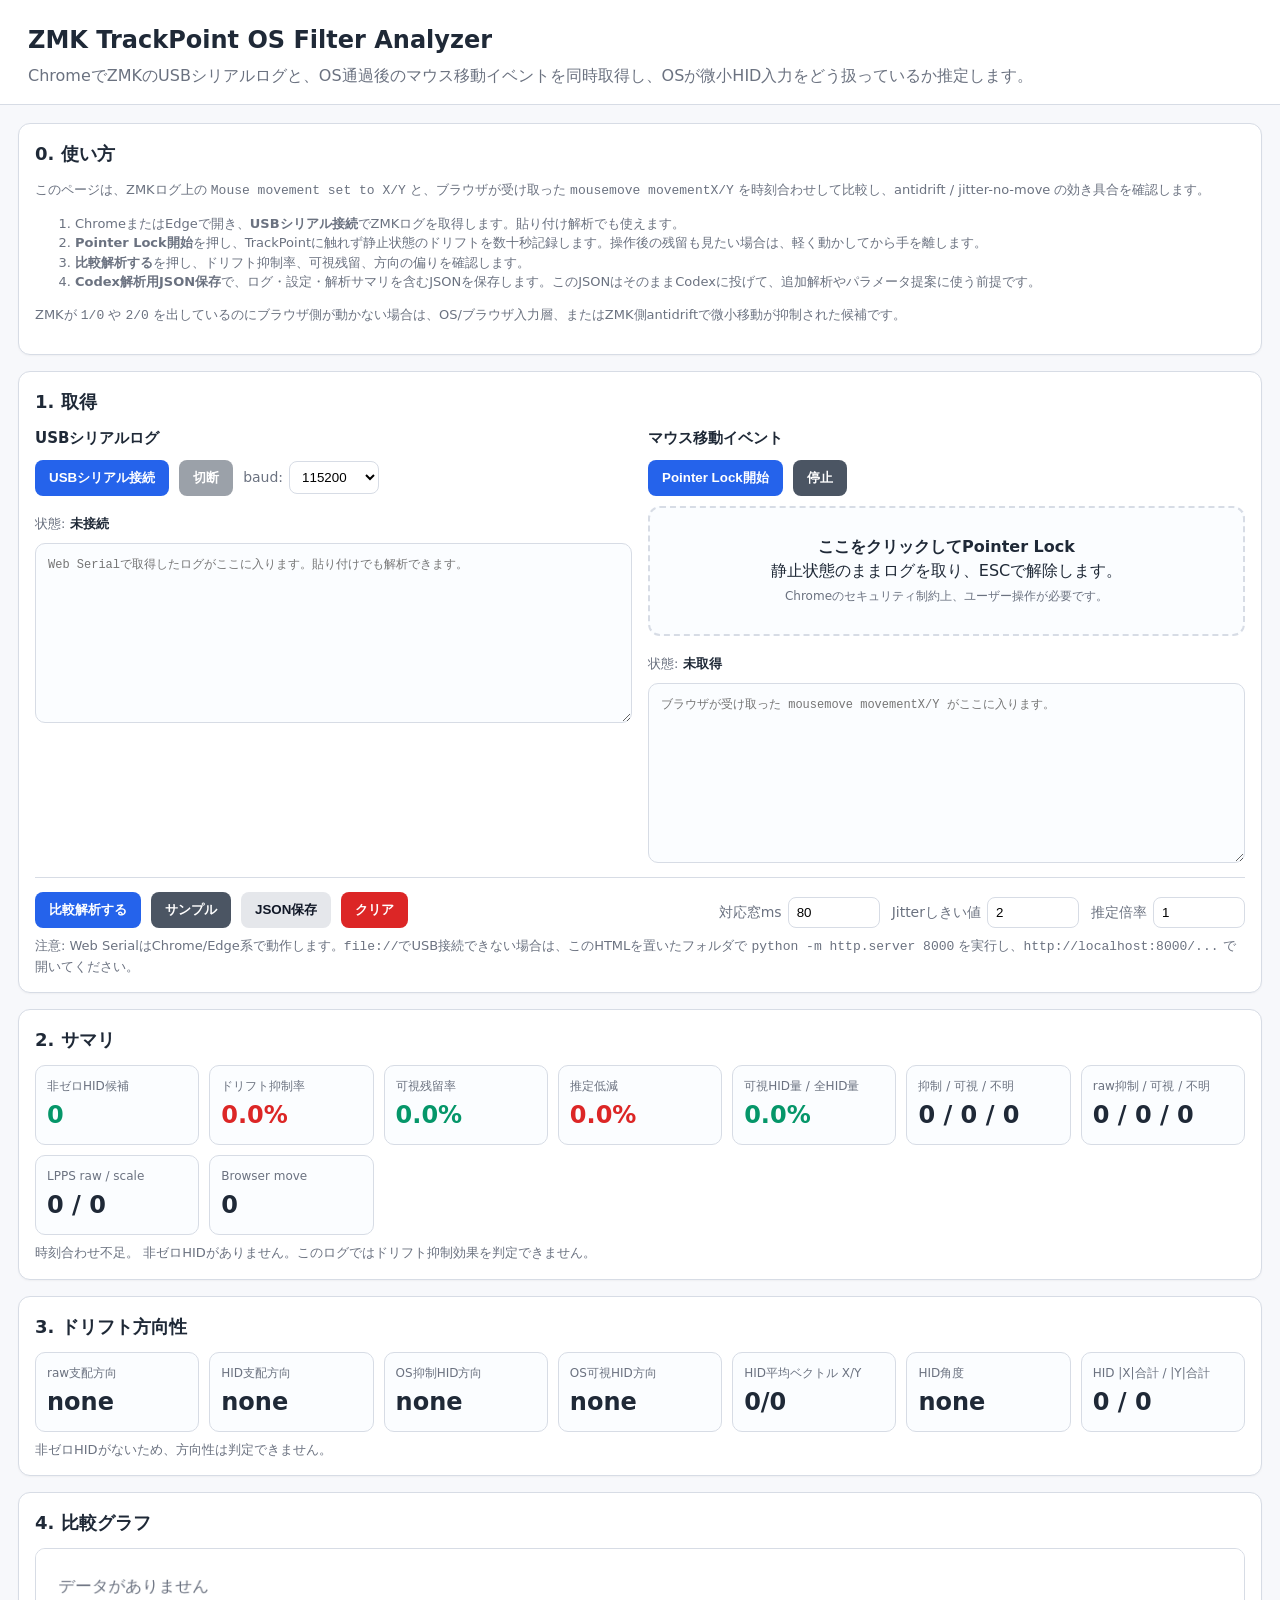
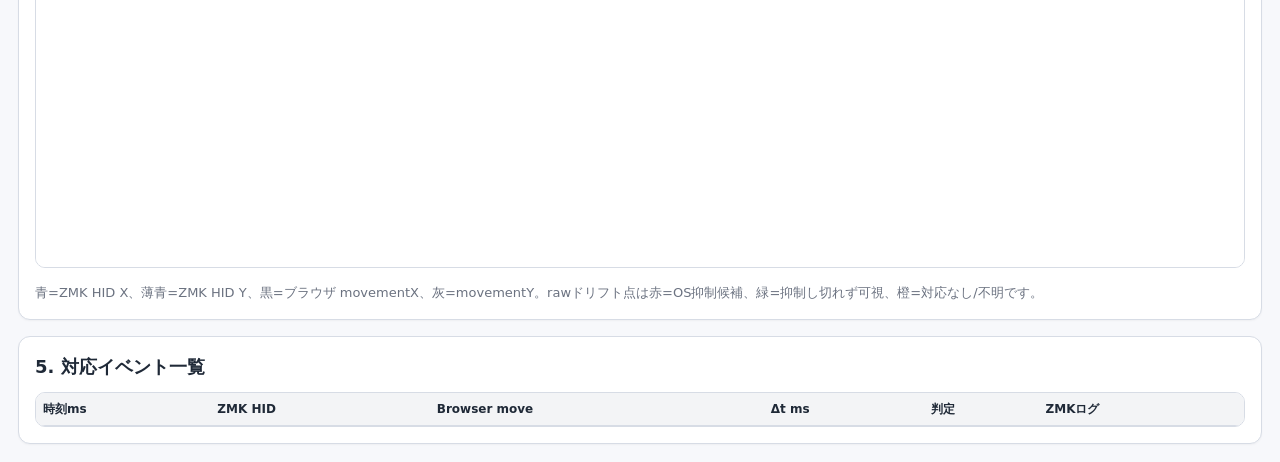
<file: index.html>
<!doctype html>
<html lang="ja">
<head>
  <meta charset="utf-8" />
  <meta name="viewport" content="width=device-width, initial-scale=1" />
  <title>ZMK TrackPoint OS Filter Analyzer</title>
  <link rel="stylesheet" href="styles.css" />
</head>
<body>
<header>
  <h1>ZMK TrackPoint OS Filter Analyzer</h1>
  <p>ChromeでZMKのUSBシリアルログと、OS通過後のマウス移動イベントを同時取得し、OSが微小HID入力をどう扱っているか推定します。</p>
</header>

<main>
  <section class="panel">
    <h2>0. 使い方</h2>
    <div class="hint">
      <p>
        このページは、ZMKログ上の <code>Mouse movement set to X/Y</code> と、ブラウザが受け取った
        <code>mousemove movementX/Y</code> を時刻合わせして比較し、antidrift / jitter-no-move の効き具合を確認します。
      </p>
      <ol>
        <li>ChromeまたはEdgeで開き、<strong>USBシリアル接続</strong>でZMKログを取得します。貼り付け解析でも使えます。</li>
        <li><strong>Pointer Lock開始</strong>を押し、TrackPointに触れず静止状態のドリフトを数十秒記録します。操作後の残留も見たい場合は、軽く動かしてから手を離します。</li>
        <li><strong>比較解析する</strong>を押し、ドリフト抑制率、可視残留、方向の偏りを確認します。</li>
        <li><strong>Codex解析用JSON保存</strong>で、ログ・設定・解析サマリを含むJSONを保存します。このJSONはそのままCodexに投げて、追加解析やパラメータ提案に使う前提です。</li>
      </ol>
      <p>
        ZMKが <code>1/0</code> や <code>2/0</code> を出しているのにブラウザ側が動かない場合は、OS/ブラウザ入力層、またはZMK側antidriftで微小移動が抑制された候補です。
      </p>
    </div>
  </section>

  <section class="panel">
    <h2>1. 取得</h2>
    <div class="capture-grid">
      <div class="capture-pane">
        <h3>USBシリアルログ</h3>
        <div class="toolbar">
          <button id="serialConnectBtn">USBシリアル接続</button>
          <button class="secondary" id="serialDisconnectBtn" disabled>切断</button>
          <label>baud:
            <select id="baudRate">
              <option value="115200" selected>115200</option>
              <option value="1000000">1000000</option>
              <option value="9600">9600</option>
            </select>
          </label>
        </div>
        <div id="serialStatus" class="status">状態: <strong>未接続</strong></div>
        <textarea id="serialLog" spellcheck="false" placeholder="Web Serialで取得したログがここに入ります。貼り付けでも解析できます。"></textarea>
      </div>
      <div class="capture-pane">
        <h3>マウス移動イベント</h3>
        <div class="toolbar">
          <button id="pointerStartBtn">Pointer Lock開始</button>
          <button class="secondary" id="pointerStopBtn">停止</button>
        </div>
        <div id="captureBox" class="captureBox">
          <div>
            <strong>ここをクリックしてPointer Lock</strong><br>
            静止状態のままログを取り、ESCで解除します。<br>
            <span class="small">Chromeのセキュリティ制約上、ユーザー操作が必要です。</span>
          </div>
        </div>
        <div id="pointerStatus" class="status">状態: <strong>未取得</strong></div>
        <textarea id="pointerLog" spellcheck="false" placeholder="ブラウザが受け取った mousemove movementX/Y がここに入ります。"></textarea>
      </div>
    </div>
    <div class="analysis-bar">
      <div class="toolbar">
        <button id="analyzeBtn">比較解析する</button>
        <button class="secondary" id="loadSampleBtn">サンプル</button>
        <button class="ghost" id="downloadBtn">JSON保存</button>
        <button class="danger" id="clearBtn">クリア</button>
      </div>
      <div class="settings">
        <label>対応窓ms
          <input id="matchWindowMs" type="number" value="80" min="1" max="1000" />
        </label>
        <label>Jitterしきい値
          <input id="jitterThreshold" type="number" value="2" min="0" max="20" />
        </label>
        <label>推定倍率
          <input id="expectedRatio" type="number" value="1" min="0.1" max="10" step="0.1" />
        </label>
      </div>
    </div>
    <div class="hint">
      注意: Web SerialはChrome/Edge系で動作します。<code>file://</code>でUSB接続できない場合は、このHTMLを置いたフォルダで <code>python -m http.server 8000</code> を実行し、<code>http://localhost:8000/...</code> で開いてください。
    </div>
  </section>

  <section class="panel">
    <h2>2. サマリ</h2>
    <div class="summary" id="summary"></div>
    <div id="diagnosis" class="hint"></div>
  </section>

  <section class="panel">
    <h2>3. ドリフト方向性</h2>
    <div class="summary" id="directionSummary"></div>
    <div id="directionDiagnosis" class="hint"></div>
  </section>

  <section class="panel">
    <h2>4. 比較グラフ</h2>
    <canvas id="chart" width="1300" height="360"></canvas>
    <div class="hint">
      青=ZMK HID X、薄青=ZMK HID Y、黒=ブラウザ movementX、灰=movementY。rawドリフト点は赤=OS抑制候補、緑=抑制し切れず可視、橙=対応なし/不明です。
    </div>
  </section>

  <section class="panel">
    <h2>5. 対応イベント一覧</h2>
    <div class="table-wrap">
      <table>
        <thead>
          <tr>
            <th>時刻ms</th>
            <th>ZMK HID</th>
            <th>Browser move</th>
            <th>Δt ms</th>
            <th>判定</th>
            <th>ZMKログ</th>
          </tr>
        </thead>
        <tbody id="pairsBody"></tbody>
      </table>
    </div>
  </section>

</main>

<script src="app.js"></script>
</body>
</html>
</file>
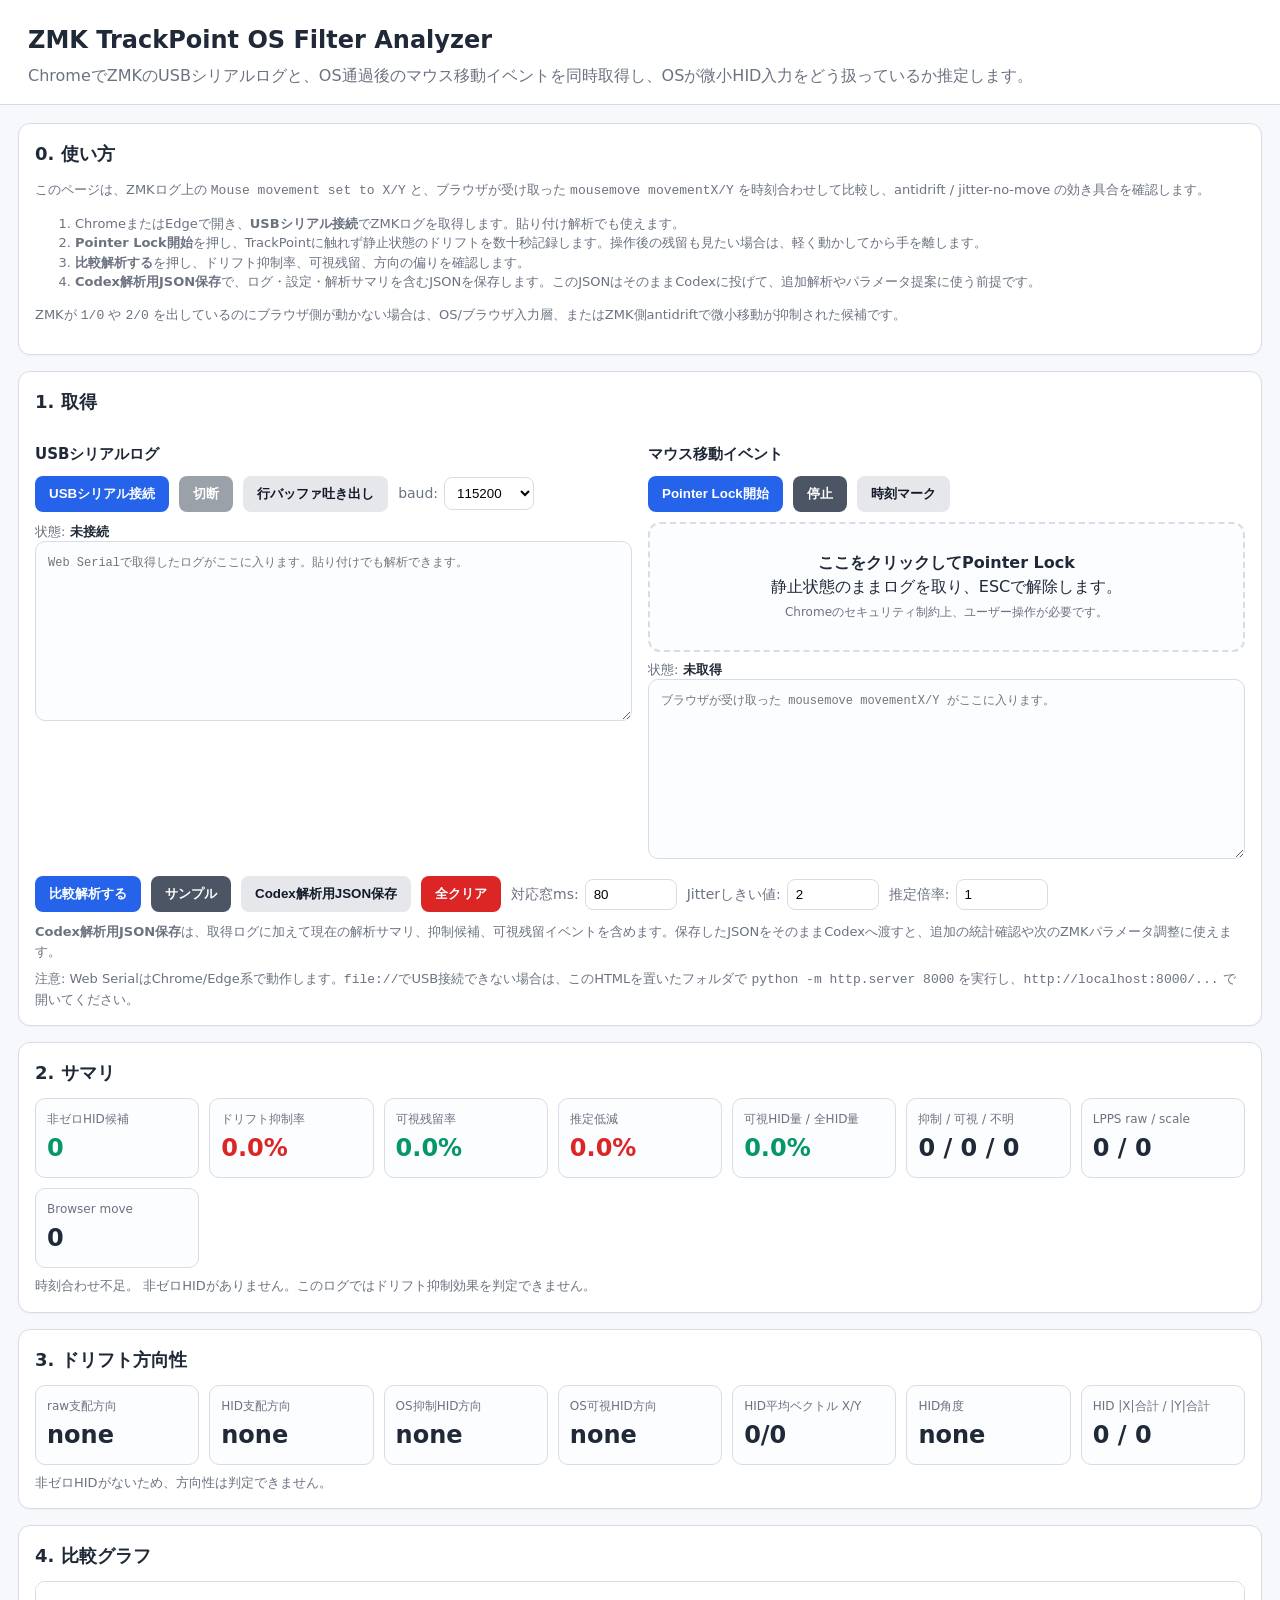
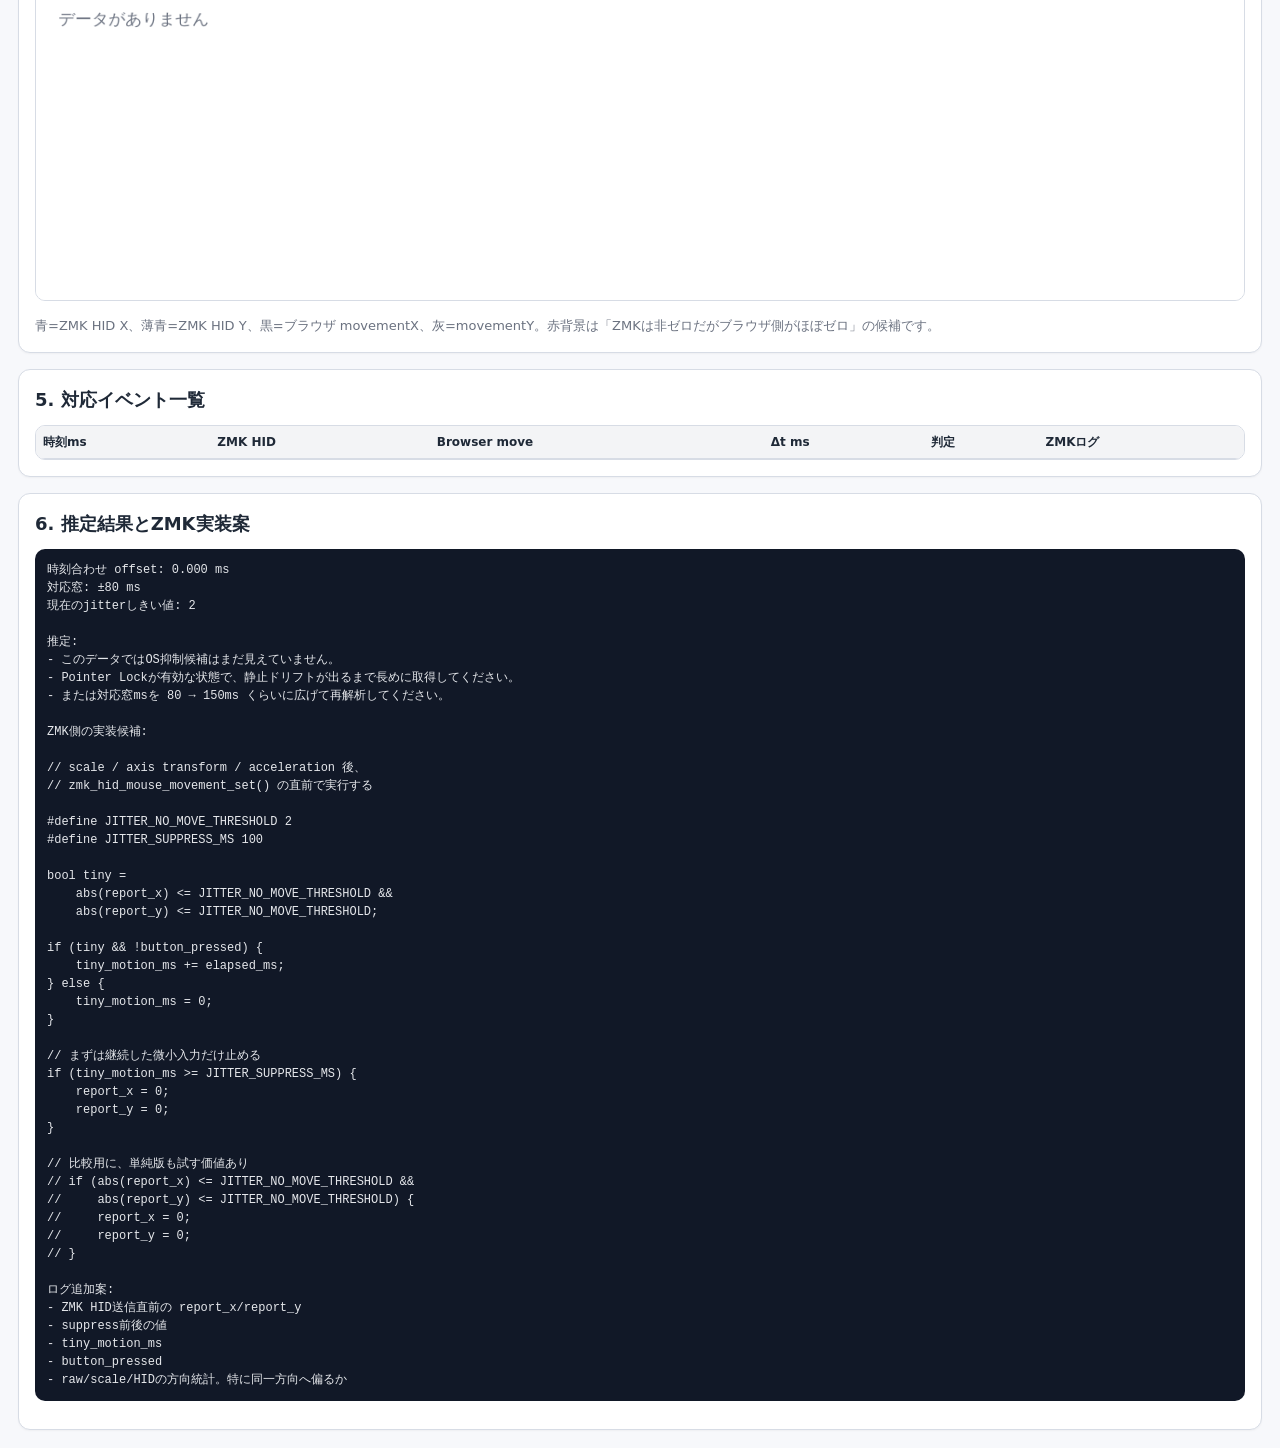
<file: zmk_trackpoint_os_filter_analyzer_fixed.html>
<!doctype html>
<html lang="ja">
<head>
  <meta charset="utf-8" />
  <meta name="viewport" content="width=device-width, initial-scale=1" />
  <title>ZMK TrackPoint OS Filter Analyzer</title>
  <style>
    :root {
      --bg: #f7f8fb;
      --panel: #ffffff;
      --text: #1f2937;
      --muted: #6b7280;
      --border: #d7dce5;
      --accent: #2563eb;
      --danger: #dc2626;
      --warn: #d97706;
      --ok: #059669;
      --code: #111827;
    }
    * { box-sizing: border-box; }
    body {
      margin: 0;
      font-family: system-ui, -apple-system, BlinkMacSystemFont, "Segoe UI", sans-serif;
      background: var(--bg);
      color: var(--text);
      line-height: 1.5;
    }
    header {
      padding: 22px 28px 16px;
      background: var(--panel);
      border-bottom: 1px solid var(--border);
    }
    h1 { margin: 0 0 6px; font-size: 24px; }
    h2 { margin: 0 0 12px; font-size: 18px; }
    h3 { margin: 16px 0 8px; font-size: 15px; }
    header p { margin: 0; color: var(--muted); }
    main {
      max-width: 1380px;
      margin: 0 auto;
      padding: 18px;
      display: grid;
      gap: 16px;
    }
    .panel {
      background: var(--panel);
      border: 1px solid var(--border);
      border-radius: 12px;
      padding: 16px;
      box-shadow: 0 1px 2px rgba(0,0,0,.04);
    }
    .cols {
      display: grid;
      grid-template-columns: repeat(auto-fit, minmax(320px, 1fr));
      gap: 16px;
    }
    .controls {
      display: flex;
      gap: 10px;
      flex-wrap: wrap;
      align-items: center;
      margin: 10px 0;
    }
    button {
      border: 0;
      border-radius: 8px;
      padding: 9px 14px;
      background: var(--accent);
      color: white;
      font-weight: 700;
      cursor: pointer;
    }
    button.secondary { background: #4b5563; }
    button.ghost { background: #e5e7eb; color: #111827; }
    button.danger { background: var(--danger); }
    button:disabled { opacity: .55; cursor: not-allowed; }
    input, select {
      padding: 7px 8px;
      border: 1px solid var(--border);
      border-radius: 8px;
      background: #fff;
    }
    input[type="number"] { width: 92px; }
    label { color: var(--muted); font-size: 14px; display: inline-flex; gap: 6px; align-items: center; }
    textarea {
      width: 100%;
      min-height: 180px;
      resize: vertical;
      padding: 12px;
      border: 1px solid var(--border);
      border-radius: 10px;
      font-family: ui-monospace, SFMono-Regular, Consolas, "Liberation Mono", monospace;
      font-size: 12px;
      color: var(--code);
      background: #fbfdff;
    }
    .summary {
      display: grid;
      grid-template-columns: repeat(auto-fit, minmax(160px, 1fr));
      gap: 10px;
    }
    .card {
      border: 1px solid var(--border);
      border-radius: 10px;
      padding: 11px;
      background: #fbfdff;
    }
    .card .num {
      font-size: 24px;
      font-weight: 800;
      margin-top: 2px;
    }
    .card .label { color: var(--muted); font-size: 12px; }
    .dangerText { color: var(--danger); }
    .warnText { color: var(--warn); }
    .okText { color: var(--ok); }
    canvas {
      width: 100%;
      height: 320px;
      border: 1px solid var(--border);
      border-radius: 10px;
      background: white;
    }
    .captureBox {
      border: 2px dashed var(--border);
      border-radius: 12px;
      min-height: 130px;
      display: grid;
      place-items: center;
      text-align: center;
      padding: 16px;
      background: #fbfdff;
      user-select: none;
      cursor: crosshair;
    }
    .captureBox.active {
      border-color: var(--accent);
      background: #eff6ff;
    }
    .hint, .status {
      color: var(--muted);
      font-size: 13px;
      margin-top: 8px;
    }
    .status strong { color: var(--text); }
    .pill {
      display: inline-block;
      padding: 2px 7px;
      border-radius: 999px;
      font-size: 12px;
      font-weight: 700;
      background: #e5e7eb;
      white-space: nowrap;
    }
    .pill.warn { background: #fef3c7; color: #92400e; }
    .pill.danger { background: #fee2e2; color: #991b1b; }
    .pill.ok { background: #d1fae5; color: #065f46; }
    .table-wrap {
      max-height: 440px;
      overflow: auto;
      border: 1px solid var(--border);
      border-radius: 10px;
    }
    table {
      width: 100%;
      border-collapse: collapse;
      font-size: 12px;
    }
    th, td {
      border-bottom: 1px solid var(--border);
      padding: 7px;
      text-align: left;
      vertical-align: top;
    }
    th {
      position: sticky;
      top: 0;
      background: #f3f4f6;
      z-index: 1;
    }
    code, pre {
      font-family: ui-monospace, SFMono-Regular, Consolas, "Liberation Mono", monospace;
    }
    pre {
      white-space: pre-wrap;
      background: #111827;
      color: #e5e7eb;
      border-radius: 10px;
      padding: 12px;
      overflow: auto;
      font-size: 12px;
    }
    .small { font-size: 12px; color: var(--muted); }
  </style>
</head>
<body>
<header>
  <h1>ZMK TrackPoint OS Filter Analyzer</h1>
  <p>ChromeでZMKのUSBシリアルログと、OS通過後のマウス移動イベントを同時取得し、OSが微小HID入力をどう扱っているか推定します。</p>
</header>

<main>
  <section class="panel">
    <h2>0. 使い方</h2>
    <div class="hint">
      <p>
        このページは、ZMKログ上の <code>Mouse movement set to X/Y</code> と、ブラウザが受け取った
        <code>mousemove movementX/Y</code> を時刻合わせして比較し、antidrift / jitter-no-move の効き具合を確認します。
      </p>
      <ol>
        <li>ChromeまたはEdgeで開き、<strong>USBシリアル接続</strong>でZMKログを取得します。貼り付け解析でも使えます。</li>
        <li><strong>Pointer Lock開始</strong>を押し、TrackPointに触れず静止状態のドリフトを数十秒記録します。操作後の残留も見たい場合は、軽く動かしてから手を離します。</li>
        <li><strong>比較解析する</strong>を押し、ドリフト抑制率、可視残留、方向の偏りを確認します。</li>
        <li><strong>Codex解析用JSON保存</strong>で、ログ・設定・解析サマリを含むJSONを保存します。このJSONはそのままCodexに投げて、追加解析やパラメータ提案に使う前提です。</li>
      </ol>
      <p>
        ZMKが <code>1/0</code> や <code>2/0</code> を出しているのにブラウザ側が動かない場合は、OS/ブラウザ入力層、またはZMK側antidriftで微小移動が抑制された候補です。
      </p>
    </div>
  </section>

  <section class="panel">
    <h2>1. 取得</h2>
    <div class="cols">
      <div>
        <h3>USBシリアルログ</h3>
        <div class="controls">
          <button id="serialConnectBtn">USBシリアル接続</button>
          <button class="secondary" id="serialDisconnectBtn" disabled>切断</button>
          <button class="ghost" id="serialFlushBtn">行バッファ吐き出し</button>
          <label>baud:
            <select id="baudRate">
              <option value="115200" selected>115200</option>
              <option value="1000000">1000000</option>
              <option value="9600">9600</option>
            </select>
          </label>
        </div>
        <div id="serialStatus" class="status">状態: <strong>未接続</strong></div>
        <textarea id="serialLog" spellcheck="false" placeholder="Web Serialで取得したログがここに入ります。貼り付けでも解析できます。"></textarea>
      </div>
      <div>
        <h3>マウス移動イベント</h3>
        <div class="controls">
          <button id="pointerStartBtn">Pointer Lock開始</button>
          <button class="secondary" id="pointerStopBtn">停止</button>
          <button class="ghost" id="markBtn">時刻マーク</button>
        </div>
        <div id="captureBox" class="captureBox">
          <div>
            <strong>ここをクリックしてPointer Lock</strong><br>
            静止状態のままログを取り、ESCで解除します。<br>
            <span class="small">Chromeのセキュリティ制約上、ユーザー操作が必要です。</span>
          </div>
        </div>
        <div id="pointerStatus" class="status">状態: <strong>未取得</strong></div>
        <textarea id="pointerLog" spellcheck="false" placeholder="ブラウザが受け取った mousemove movementX/Y がここに入ります。"></textarea>
      </div>
    </div>
    <div class="controls">
      <button id="analyzeBtn">比較解析する</button>
      <button class="secondary" id="loadSampleBtn">サンプル</button>
      <button class="ghost" id="downloadBtn">Codex解析用JSON保存</button>
      <button class="danger" id="clearBtn">全クリア</button>
      <label>対応窓ms:
        <input id="matchWindowMs" type="number" value="80" min="1" max="1000" />
      </label>
      <label>Jitterしきい値:
        <input id="jitterThreshold" type="number" value="2" min="0" max="20" />
      </label>
      <label>推定倍率:
        <input id="expectedRatio" type="number" value="1" min="0.1" max="10" step="0.1" />
      </label>
    </div>
    <div class="hint">
      <strong>Codex解析用JSON保存</strong>は、取得ログに加えて現在の解析サマリ、抑制候補、可視残留イベントを含めます。保存したJSONをそのままCodexへ渡すと、追加の統計確認や次のZMKパラメータ調整に使えます。
    </div>
    <div class="hint">
      注意: Web SerialはChrome/Edge系で動作します。<code>file://</code>でUSB接続できない場合は、このHTMLを置いたフォルダで <code>python -m http.server 8000</code> を実行し、<code>http://localhost:8000/...</code> で開いてください。
    </div>
  </section>

  <section class="panel">
    <h2>2. サマリ</h2>
    <div class="summary" id="summary"></div>
    <div id="diagnosis" class="hint"></div>
  </section>

  <section class="panel">
    <h2>3. ドリフト方向性</h2>
    <div class="summary" id="directionSummary"></div>
    <div id="directionDiagnosis" class="hint"></div>
  </section>

  <section class="panel">
    <h2>4. 比較グラフ</h2>
    <canvas id="chart" width="1300" height="360"></canvas>
    <div class="hint">
      青=ZMK HID X、薄青=ZMK HID Y、黒=ブラウザ movementX、灰=movementY。赤背景は「ZMKは非ゼロだがブラウザ側がほぼゼロ」の候補です。
    </div>
  </section>

  <section class="panel">
    <h2>5. 対応イベント一覧</h2>
    <div class="table-wrap">
      <table>
        <thead>
          <tr>
            <th>時刻ms</th>
            <th>ZMK HID</th>
            <th>Browser move</th>
            <th>Δt ms</th>
            <th>判定</th>
            <th>ZMKログ</th>
          </tr>
        </thead>
        <tbody id="pairsBody"></tbody>
      </table>
    </div>
  </section>

  <section class="panel">
    <h2>6. 推定結果とZMK実装案</h2>
    <pre id="recommendation"></pre>
  </section>
</main>

<script>
let port = null;
let reader = null;
let serialRunning = false;
let pointerEvents = [];
let marks = [];
let serialLines = [];
let serialLineBuffer = "";
let lastPointerT = null;
let lastAnalysis = null;

function nowMs() {
  return performance.now();
}

function stripAnsi(s) {
  return s.replace(/\x1b\[[0-9;]*m/g, "");
}

function parseZmkTimeMs(line) {
  const m = line.match(/\[(\d\d):(\d\d):(\d\d)\.(\d{3}),(\d{3})\]/);
  if (!m) return null;
  const h = +m[1], min = +m[2], sec = +m[3], ms = +m[4], us = +m[5];
  return (((h * 60 + min) * 60 + sec) * 1000 + ms + us / 1000);
}

function parseSerialLog(text) {
  const clean = stripAnsi(text);
  const lines = clean.split(/\r?\n/);
  const events = [];

  for (const line of lines) {
    if (!line.trim()) continue;
    const zmkT = parseZmkTimeMs(line);

    for (const m of line.matchAll(/Mouse movement set to\s+(-?\d+)\/(-?\d+)/g)) {
      events.push({
        type: "hid",
        t: zmkT,
        x: +m[1],
        y: +m[2],
        line
      });
    }

    for (const m of line.matchAll(/LPPS_SENSOR\s+t=(\d+)\s+x=\s*(-?\d+)\s+y=\s*(-?\d+)\s+z=\s*(-?\d+)/g)) {
      events.push({
        type: "raw",
        t: zmkT ?? +m[1],
        x: +m[2],
        y: +m[3],
        z: +m[4],
        line
      });
    }

    for (const m of line.matchAll(/scale_val:\s+scaled\s+(-?\d+)\s+with\s+(\d+)\/(\d+)\s+to\s+(-?\d+)\s+with\s+remainder\s+(-?\d+)/g)) {
      events.push({
        type: "scale",
        t: zmkT,
        input: +m[1],
        num: +m[2],
        den: +m[3],
        x: +m[4],
        remainder: +m[5],
        line
      });
    }
  }

  return events.filter(e => e.t != null).sort((a,b) => a.t - b.t);
}

function parsePointerLog(text) {
  const events = [];
  const lines = text.split(/\r?\n/);
  for (const line of lines) {
    const m = line.match(/^(\d+(?:\.\d+)?)\s+move\s+(-?\d+(?:\.\d+)?)\/(-?\d+(?:\.\d+)?)/);
    if (m) {
      events.push({ type: "browser", t: +m[1], x: +m[2], y: +m[3], line });
    }
  }
  return events.sort((a,b) => a.t - b.t);
}

function appendSerialText(s) {
  // Web Serial read() returns arbitrary chunks, not complete lines.
  // Buffer partial chunks and append only newline-terminated complete lines.
  serialLineBuffer += s.replace(/\r/g, "");

  const parts = serialLineBuffer.split("\n");
  serialLineBuffer = parts.pop() ?? "";

  if (parts.length === 0) {
    updateSerialPartialStatus();
    return;
  }

  const completeText = parts.join("\n") + "\n";
  const ta = document.getElementById("serialLog");
  ta.value += completeText;
  ta.scrollTop = ta.scrollHeight;
  updateSerialPartialStatus();
}

function flushSerialLineBuffer() {
  if (!serialLineBuffer) return;
  const ta = document.getElementById("serialLog");
  ta.value += serialLineBuffer + "\n";
  serialLineBuffer = "";
  ta.scrollTop = ta.scrollHeight;
  updateSerialPartialStatus();
}

function updateSerialPartialStatus() {
  const status = document.getElementById("serialStatus");
  if (!status) return;
  const partial = serialLineBuffer ? ` / partial ${serialLineBuffer.length} chars` : "";
  if (serialRunning) {
    status.innerHTML = `状態: <strong>接続中</strong>${partial}`;
  }
}

function appendPointerLine(line) {
  const ta = document.getElementById("pointerLog");
  ta.value += line + "\n";
  ta.scrollTop = ta.scrollHeight;
}

async function connectSerial() {
  if (!("serial" in navigator)) {
    alert("このブラウザはWeb Serialに対応していません。Chrome/Edgeで開いてください。");
    return;
  }
  try {
    port = await navigator.serial.requestPort();
    const baudRate = Number(document.getElementById("baudRate").value);
    await port.open({ baudRate });
    serialRunning = true;
    document.getElementById("serialConnectBtn").disabled = true;
    document.getElementById("serialDisconnectBtn").disabled = false;
    document.getElementById("serialStatus").innerHTML = `状態: <strong>接続中 ${baudRate}bps</strong>`;

    const decoder = new TextDecoderStream();
    port.readable.pipeTo(decoder.writable).catch(() => {});
    reader = decoder.readable.getReader();

    while (serialRunning) {
      const { value, done } = await reader.read();
      if (done) break;
      if (value) appendSerialText(value);
    }
    flushSerialLineBuffer();
  } catch (err) {
    document.getElementById("serialStatus").innerHTML = `状態: <strong>エラー</strong> ${escapeHtml(String(err.message || err))}`;
  }
}

async function disconnectSerial() {
  serialRunning = false;
  try {
    if (reader) {
      await reader.cancel();
      reader.releaseLock();
      reader = null;
    }
    if (port) {
      await port.close();
      port = null;
    }
  } catch (err) {
    console.warn(err);
  }
  flushSerialLineBuffer();
  document.getElementById("serialConnectBtn").disabled = false;
  document.getElementById("serialDisconnectBtn").disabled = true;
  document.getElementById("serialStatus").innerHTML = "状態: <strong>未接続</strong>";
}

function requestPointerLock() {
  document.getElementById("captureBox").requestPointerLock();
}

function onPointerLockChange() {
  const active = document.pointerLockElement === document.getElementById("captureBox");
  document.getElementById("captureBox").classList.toggle("active", active);
  document.getElementById("pointerStatus").innerHTML = active
    ? "状態: <strong>Pointer Lock中</strong>"
    : "状態: <strong>停止</strong>";
}

function onMouseMove(e) {
  if (document.pointerLockElement !== document.getElementById("captureBox")) return;
  const t = nowMs();
  const x = e.movementX || 0;
  const y = e.movementY || 0;
  if (x === 0 && y === 0) return;
  pointerEvents.push({ type: "browser", t, x, y });
  lastPointerT = t;
  appendPointerLine(`${t.toFixed(3)} move ${x}/${y}`);
}

function stopPointerLock() {
  if (document.pointerLockElement) document.exitPointerLock();
}

function markTime() {
  const t = nowMs();
  marks.push(t);
  appendPointerLine(`${t.toFixed(3)} mark`);
}

function escapeHtml(s) {
  return s.replace(/[&<>"']/g, c => ({
    "&": "&amp;",
    "<": "&lt;",
    ">": "&gt;",
    '"': "&quot;",
    "'": "&#39;"
  }[c]));
}

function normalizeTime(serialEvents, pointerEvents) {
  const hid = serialEvents.filter(e => e.type === "hid");
  if (hid.length === 0 || pointerEvents.length === 0) {
    return { hidAligned: hid.map(e => ({...e, at: e.t})), pointerAligned: pointerEvents, offset: 0, note: "時刻合わせ不足" };
  }

  // 通常、ZMKログ時刻はデバイス起動からのms、browserはperformance.now。
  // 単純には最初の非ゼロHIDと最初のbrowser moveを合わせる。
  const firstHidNonZero = hid.find(e => e.x !== 0 || e.y !== 0) || hid[0];
  const firstBrowser = pointerEvents[0];
  const offset = firstBrowser.t - firstHidNonZero.t;

  return {
    hidAligned: hid.map(e => ({...e, at: e.t + offset})),
    pointerAligned: pointerEvents.map(e => ({...e, at: e.t})),
    offset,
    note: `first non-zero HID基準で offset=${offset.toFixed(3)}ms`
  };
}

function nearestBrowserSum(pointerEvents, centerT, windowMs) {
  const near = pointerEvents.filter(p => Math.abs(p.at - centerT) <= windowMs);
  return {
    x: near.reduce((s,p) => s + p.x, 0),
    y: near.reduce((s,p) => s + p.y, 0),
    count: near.length,
    minDt: near.length ? Math.min(...near.map(p => Math.abs(p.at - centerT))) : null,
    lines: near.map(p => p.line).slice(0, 3)
  };
}

function analyze() {
  flushSerialLineBuffer();
  const serialEvents = parseSerialLog(document.getElementById("serialLog").value);
  const pointerFromText = parsePointerLog(document.getElementById("pointerLog").value);
  const ptr = pointerFromText.length ? pointerFromText : pointerEvents;
  const windowMs = Number(document.getElementById("matchWindowMs").value);
  const jitter = Number(document.getElementById("jitterThreshold").value);
  const ratio = Number(document.getElementById("expectedRatio").value);

  const { hidAligned, pointerAligned, offset, note } = normalizeTime(serialEvents, ptr);
  const hidNonZero = hidAligned.filter(e => e.x !== 0 || e.y !== 0);
  const pairs = hidNonZero.map(h => {
    const b = nearestBrowserSum(pointerAligned, h.at, windowMs);
    const expectedX = h.x * ratio;
    const expectedY = h.y * ratio;
    const zmkTiny = Math.abs(h.x) <= jitter && Math.abs(h.y) <= jitter;
    const browserZero = b.count === 0 || (Math.abs(b.x) <= 0 && Math.abs(b.y) <= 0);
    const browserSmall = Math.abs(b.x) <= Math.max(1, Math.abs(expectedX) * 0.25) &&
                         Math.abs(b.y) <= Math.max(1, Math.abs(expectedY) * 0.25);
    let verdict = "pass";
    if (zmkTiny && (browserZero || browserSmall)) verdict = "suppressed";
    else if (!browserZero && !browserSmall) verdict = "visible";
    else if (browserZero) verdict = "missing";
    return { h, b, expectedX, expectedY, zmkTiny, verdict };
  });

  renderSummary(serialEvents, hidAligned, pointerAligned, pairs, note);
  renderDirectionStats(serialEvents, hidAligned, pairs);
  renderPairs(pairs);
  drawChart(hidAligned, pointerAligned, pairs, windowMs);
  renderRecommendation(pairs, jitter, windowMs, offset);
  lastAnalysis = buildAnalysisExport(serialEvents, hidAligned, pointerAligned, pairs, jitter, windowMs, offset, note);
}

function renderSummary(serialEvents, hid, pointer, pairs, note) {
  const raw = serialEvents.filter(e => e.type === "raw");
  const scale = serialEvents.filter(e => e.type === "scale");
  const hidNonZero = hid.filter(e => e.x !== 0 || e.y !== 0);
  const suppressed = pairs.filter(p => p.verdict === "suppressed");
  const visible = pairs.filter(p => p.verdict === "visible");
  const missing = pairs.filter(p => p.verdict === "missing");
  const measured = suppressed.length + visible.length;
  const suppressionRate = measured ? suppressed.length / measured : 0;
  const residualRate = measured ? visible.length / measured : 0;
  const hidAbs = hidNonZero.reduce((sum,e) => sum + Math.abs(e.x) + Math.abs(e.y), 0);
  const visibleAbs = visible.reduce((sum,p) => sum + Math.abs(p.h.x) + Math.abs(p.h.y), 0);
  const visibleAbsRate = hidAbs ? visibleAbs / hidAbs : 0;

  document.getElementById("summary").innerHTML = `
    <div class="card"><div class="label">非ゼロHID候補</div><div class="num ${hidNonZero.length ? "warnText" : "okText"}">${hidNonZero.length}</div></div>
    <div class="card"><div class="label">ドリフト抑制率</div><div class="num ${suppressionRate >= 0.8 ? "okText" : suppressionRate >= 0.5 ? "warnText" : "dangerText"}">${formatPct(suppressionRate)}</div></div>
    <div class="card"><div class="label">可視残留率</div><div class="num ${residualRate <= 0.1 ? "okText" : residualRate <= 0.3 ? "warnText" : "dangerText"}">${formatPct(residualRate)}</div></div>
    <div class="card"><div class="label">推定低減</div><div class="num ${suppressionRate >= 0.8 ? "okText" : suppressionRate >= 0.5 ? "warnText" : "dangerText"}">${formatPct(suppressionRate)}</div></div>
    <div class="card"><div class="label">可視HID量 / 全HID量</div><div class="num ${visibleAbsRate <= 0.1 ? "okText" : visibleAbsRate <= 0.3 ? "warnText" : "dangerText"}">${formatPct(visibleAbsRate)}</div></div>
    <div class="card"><div class="label">抑制 / 可視 / 不明</div><div class="num">${suppressed.length} / ${visible.length} / ${missing.length}</div></div>
    <div class="card"><div class="label">LPPS raw / scale</div><div class="num">${raw.length} / ${scale.length}</div></div>
    <div class="card"><div class="label">Browser move</div><div class="num">${pointer.length}</div></div>
  `;

  let msg = `${note}。`;
  if (hidNonZero.length === 0) {
    msg += " 非ゼロHIDがありません。このログではドリフト抑制効果を判定できません。";
  } else if (measured === 0) {
    msg += " ブラウザ側との対応が取れていません。Pointer Lock有効化、時刻合わせ、対応窓msを見直してください。";
  } else {
    msg += ` 抑制率は ${formatPct(suppressionRate)}、可視残留率は ${formatPct(residualRate)} です。`;
    if (suppressionRate >= 0.8 && residualRate <= 0.2) {
      msg += " antidriftはかなり効いており、Windowsで見えるドリフト候補の大半が落ちている状態です。";
    } else if (suppressionRate >= 0.5) {
      msg += " antidriftは効いていますが、まだ可視化される微小移動が残っています。jitter-thresholdを上げるかactive-msを短くする候補があります。";
    } else {
      msg += " antidriftの効きは弱めです。しきい値、操作中判定時間、または入力側のスケールを見直す価値があります。";
    }
    if (missing.length) {
      msg += ` 対応なしが ${missing.length} 件あるため、必要なら対応窓msを広げて再解析してください。`;
    }
  }
  document.getElementById("diagnosis").textContent = msg;
}


function formatPct(value) {
  if (!Number.isFinite(value)) return "0.0%";
  return (value * 100).toFixed(1) + "%";
}

function signName(x, y) {
  const sx = x > 0 ? "R" : x < 0 ? "L" : "0";
  const sy = y > 0 ? "D" : y < 0 ? "U" : "0";
  if (sx === "0" && sy === "0") return "zero";
  if (sx !== "0" && sy !== "0") return sy + sx;
  return sx !== "0" ? sx : sy;
}

function calcDirectionStats(events) {
  const nz = events.filter(e => (e.x || 0) !== 0 || (e.y || 0) !== 0);
  const total = nz.length;
  const sumX = nz.reduce((s,e) => s + e.x, 0);
  const sumY = nz.reduce((s,e) => s + e.y, 0);
  const absX = nz.reduce((s,e) => s + Math.abs(e.x), 0);
  const absY = nz.reduce((s,e) => s + Math.abs(e.y), 0);
  const counts = {};
  for (const e of nz) {
    const k = signName(e.x, e.y);
    counts[k] = (counts[k] || 0) + 1;
  }
  const dominant = Object.entries(counts).sort((a,b) => b[1] - a[1])[0] || ["none", 0];
  const bias = total ? dominant[1] / total : 0;
  const meanX = total ? sumX / total : 0;
  const meanY = total ? sumY / total : 0;
  const angle = Math.atan2(meanY, meanX) * 180 / Math.PI;
  const magnitude = Math.hypot(meanX, meanY);
  return { total, sumX, sumY, absX, absY, counts, dominant, bias, meanX, meanY, angle, magnitude };
}

function renderDirectionStats(serialEvents, hidAligned, pairs) {
  const raw = serialEvents.filter(e => e.type === "raw");
  const hidNz = hidAligned.filter(e => e.x !== 0 || e.y !== 0);
  const suppressedHid = pairs.filter(p => p.verdict === "suppressed").map(p => p.h);
  const visibleHid = pairs.filter(p => p.verdict === "visible").map(p => p.h);

  const rawStats = calcDirectionStats(raw);
  const hidStats = calcDirectionStats(hidNz);
  const suppressedStats = calcDirectionStats(suppressedHid);
  const visibleStats = calcDirectionStats(visibleHid);

  function pct(v) { return (v * 100).toFixed(1) + "%"; }
  function fmtDir(stats) {
    if (!stats.total) return "none";
    return `${stats.dominant[0]} ${stats.dominant[1]}/${stats.total} (${pct(stats.bias)})`;
  }
  function fmtMean(stats) {
    if (!stats.total) return "0/0";
    return `${stats.meanX.toFixed(2)} / ${stats.meanY.toFixed(2)}`;
  }

  document.getElementById("directionSummary").innerHTML = `
    <div class="card"><div class="label">raw支配方向</div><div class="num">${fmtDir(rawStats)}</div></div>
    <div class="card"><div class="label">HID支配方向</div><div class="num">${fmtDir(hidStats)}</div></div>
    <div class="card"><div class="label">OS抑制HID方向</div><div class="num">${fmtDir(suppressedStats)}</div></div>
    <div class="card"><div class="label">OS可視HID方向</div><div class="num">${fmtDir(visibleStats)}</div></div>
    <div class="card"><div class="label">HID平均ベクトル X/Y</div><div class="num">${fmtMean(hidStats)}</div></div>
    <div class="card"><div class="label">HID角度</div><div class="num">${hidStats.total ? hidStats.angle.toFixed(1) + "°" : "none"}</div></div>
    <div class="card"><div class="label">HID |X|合計 / |Y|合計</div><div class="num">${hidStats.absX} / ${hidStats.absY}</div></div>
  `;

  let msg = "";
  if (!hidStats.total) {
    msg = "非ゼロHIDがないため、方向性は判定できません。";
  } else if (hidStats.bias >= 0.7 && hidStats.total >= 5) {
    msg = `HID出力は ${hidStats.dominant[0]} 方向に強く偏っています。機械的な片寄り、センター値、軸変換、scale/remainderの偏りを疑う価値があります。`;
  } else if (hidStats.bias >= 0.45 && hidStats.total >= 5) {
    msg = `HID出力は ${hidStats.dominant[0]} 方向にやや偏っています。長時間ログで再確認するとよいです。`;
  } else {
    msg = "HID出力の方向は大きく一方向には偏っていません。ランダムジッタ寄りに見えます。";
  }

  if (suppressedStats.total) {
    msg += ` OS抑制候補だけを見ると ${suppressedStats.dominant[0]} が最多です。macOSが特定方向だけでなく、しきい値以下の微小ベクトル全般を落としているか確認できます。`;
  }
  document.getElementById("directionDiagnosis").textContent = msg;
}

function renderPairs(pairs) {
  const tbody = document.getElementById("pairsBody");
  tbody.innerHTML = "";
  for (const p of pairs) {
    const cls = p.verdict === "suppressed" ? "danger" :
                p.verdict === "visible" ? "ok" : "warn";
    const label = p.verdict === "suppressed" ? "OS抑制候補" :
                  p.verdict === "visible" ? "可視" : "対応なし/不明";
    const tr = document.createElement("tr");
    tr.innerHTML = `
      <td>${p.h.at.toFixed(3)}</td>
      <td>${p.h.x}/${p.h.y}</td>
      <td>${p.b.x}/${p.b.y} (${p.b.count}ev)</td>
      <td>${p.b.minDt == null ? "" : p.b.minDt.toFixed(3)}</td>
      <td><span class="pill ${cls}">${label}</span></td>
      <td><code>${escapeHtml(p.h.line)}</code></td>
    `;
    tbody.appendChild(tr);
  }
}

function drawChart(hid, pointer, pairs, windowMs) {
  const canvas = document.getElementById("chart");
  const ctx = canvas.getContext("2d");
  const w = canvas.width, h = canvas.height;
  ctx.clearRect(0,0,w,h);
  ctx.fillStyle = "#fff"; ctx.fillRect(0,0,w,h);

  const all = [...hid, ...pointer];
  if (all.length === 0) {
    ctx.fillStyle = "#6b7280";
    ctx.font = "18px system-ui";
    ctx.fillText("データがありません", 24, 48);
    return;
  }

  const t0 = Math.min(...all.map(e => e.at ?? e.t));
  const t1 = Math.max(...all.map(e => e.at ?? e.t));
  const span = Math.max(1, t1 - t0);
  const maxAbs = Math.max(1, ...hid.flatMap(e => [Math.abs(e.x), Math.abs(e.y)]), ...pointer.flatMap(e => [Math.abs(e.x), Math.abs(e.y)]));

  function px(t) { return ((t - t0) / span) * (w - 50) + 25; }
  function py(v) { return h/2 - (v / maxAbs) * (h * 0.38); }

  ctx.strokeStyle = "#d1d5db";
  ctx.beginPath(); ctx.moveTo(0,h/2); ctx.lineTo(w,h/2); ctx.stroke();

  for (const p of pairs) {
    if (p.verdict === "suppressed") {
      const x = px(p.h.at);
      ctx.fillStyle = "rgba(220, 38, 38, .10)";
      ctx.fillRect(x - 4, 0, 8, h);
    }
  }

  function drawSeries(data, key, color, width=2) {
    if (!data.length) return;
    ctx.strokeStyle = color; ctx.lineWidth = width; ctx.beginPath();
    data.forEach((e, i) => {
      const x = px(e.at ?? e.t), y = py(e[key]);
      if (i === 0) ctx.moveTo(x,y); else ctx.lineTo(x,y);
    });
    ctx.stroke();
    ctx.fillStyle = color;
    for (const e of data) {
      const x = px(e.at ?? e.t), y = py(e[key]);
      ctx.beginPath(); ctx.arc(x,y,2.5,0,Math.PI*2); ctx.fill();
    }
  }

  const hidNonZero = hid.filter(e => e.x !== 0 || e.y !== 0);
  drawSeries(hidNonZero, "x", "#2563eb", 2);
  drawSeries(hidNonZero, "y", "#93c5fd", 2);
  drawSeries(pointer, "x", "#111827", 2);
  drawSeries(pointer, "y", "#6b7280", 2);

  ctx.fillStyle = "#111827";
  ctx.font = "13px system-ui";
  ctx.fillText(`window=${windowMs}ms maxAbs=${maxAbs}`, 20, 22);
  ctx.fillStyle = "#2563eb"; ctx.fillText("ZMK X", w-210, 22);
  ctx.fillStyle = "#93c5fd"; ctx.fillText("ZMK Y", w-160, 22);
  ctx.fillStyle = "#111827"; ctx.fillText("Browser X", w-110, 22);
  ctx.fillStyle = "#6b7280"; ctx.fillText("Browser Y", w-38, 22);
}

function renderRecommendation(pairs, jitter, windowMs, offset) {
  const suppressed = pairs.filter(p => p.verdict === "suppressed");
  const visible = pairs.filter(p => p.verdict === "visible");
  const xsSupp = suppressed.map(p => Math.abs(p.h.x));
  const ysSupp = suppressed.map(p => Math.abs(p.h.y));
  const maxSupp = Math.max(0, ...xsSupp, ...ysSupp);
  const minVisible = Math.min(Infinity, ...visible.flatMap(p => [Math.abs(p.h.x), Math.abs(p.h.y)]).filter(v => v > 0));

  let text = `時刻合わせ offset: ${offset.toFixed(3)} ms
対応窓: ±${windowMs} ms
現在のjitterしきい値: ${jitter}

`;

  if (suppressed.length) {
    text += `推定:
- ZMKが非ゼロHIDを出しているのに、ブラウザ側movementがほぼ出ていないイベントがあります。
- OSまたはブラウザ入力層に、微小入力を無視する jitter-no-move / 低速丸め相当の処理がある可能性が高いです。
- 今回抑制されているZMK HIDの最大absは ${maxSupp} です。

`;
  } else {
    text += `推定:
- このデータではOS抑制候補はまだ見えていません。
- Pointer Lockが有効な状態で、静止ドリフトが出るまで長めに取得してください。
- または対応窓msを 80 → 150ms くらいに広げて再解析してください。

`;
  }

  if (visible.length && Number.isFinite(minVisible)) {
    text += `可視イベント:
- ブラウザ側でも動いたHID入力があります。
- 可視入力の最小absは ${minVisible} 付近です。
- しきい値は「抑制最大abs ${maxSupp}」と「可視最小abs ${minVisible}」の間に置くのが候補です。

`;
  }

  const suggested = Math.max(jitter, maxSupp || jitter);
  text += `ZMK側の実装候補:

// scale / axis transform / acceleration 後、
// zmk_hid_mouse_movement_set() の直前で実行する

#define JITTER_NO_MOVE_THRESHOLD ${suggested}
#define JITTER_SUPPRESS_MS 100

bool tiny =
    abs(report_x) <= JITTER_NO_MOVE_THRESHOLD &&
    abs(report_y) <= JITTER_NO_MOVE_THRESHOLD;

if (tiny && !button_pressed) {
    tiny_motion_ms += elapsed_ms;
} else {
    tiny_motion_ms = 0;
}

// まずは継続した微小入力だけ止める
if (tiny_motion_ms >= JITTER_SUPPRESS_MS) {
    report_x = 0;
    report_y = 0;
}

// 比較用に、単純版も試す価値あり
// if (abs(report_x) <= JITTER_NO_MOVE_THRESHOLD &&
//     abs(report_y) <= JITTER_NO_MOVE_THRESHOLD) {
//     report_x = 0;
//     report_y = 0;
// }

ログ追加案:
- ZMK HID送信直前の report_x/report_y
- suppress前後の値
- tiny_motion_ms
- button_pressed
- raw/scale/HIDの方向統計。特に同一方向へ偏るか
`;

  document.getElementById("recommendation").textContent = text;
}

function compactPair(p) {
  return {
    timeMs: p.h.at,
    zmkHid: { x: p.h.x, y: p.h.y },
    browserMove: { x: p.b.x, y: p.b.y, count: p.b.count, minDt: p.b.minDt },
    verdict: p.verdict,
    zmkTiny: p.zmkTiny,
    logLine: p.h.line
  };
}

function buildAnalysisExport(serialEvents, hid, pointer, pairs, jitter, windowMs, offset, note) {
  const suppressed = pairs.filter(p => p.verdict === "suppressed");
  const visible = pairs.filter(p => p.verdict === "visible");
  const missing = pairs.filter(p => p.verdict === "missing");
  const measured = suppressed.length + visible.length;
  const hidNonZero = hid.filter(e => e.x !== 0 || e.y !== 0);
  const hidAbs = hidNonZero.reduce((sum,e) => sum + Math.abs(e.x) + Math.abs(e.y), 0);
  const visibleAbs = visible.reduce((sum,p) => sum + Math.abs(p.h.x) + Math.abs(p.h.y), 0);
  return {
    note,
    offsetMs: offset,
    settings: { jitterThreshold: jitter, matchWindowMs: windowMs },
    counts: {
      serialEvents: serialEvents.length,
      hidNonZero: hidNonZero.length,
      browserMove: pointer.length,
      suppressed: suppressed.length,
      visible: visible.length,
      missing: missing.length
    },
    metrics: {
      suppressionRate: measured ? suppressed.length / measured : null,
      visibleResidualRate: measured ? visible.length / measured : null,
      visibleHidAmountRate: hidAbs ? visibleAbs / hidAbs : null
    },
    suppressedEvents: suppressed.slice(0, 200).map(compactPair),
    visibleEvents: visible.slice(0, 200).map(compactPair),
    missingEvents: missing.slice(0, 100).map(compactPair)
  };
}

function downloadJson() {
  if (!lastAnalysis) analyze();
  const data = {
    purpose: "Codexにそのまま渡して、ZMK TrackPoint antidrift / jitter-no-move の効き具合と次のパラメータを解析するためのキャプチャです。",
    serialLog: document.getElementById("serialLog").value,
    pointerLog: document.getElementById("pointerLog").value,
    savedAt: new Date().toISOString(),
    settings: {
      matchWindowMs: Number(document.getElementById("matchWindowMs").value),
      jitterThreshold: Number(document.getElementById("jitterThreshold").value),
      expectedRatio: Number(document.getElementById("expectedRatio").value),
    },
    analysis: lastAnalysis
  };
  const blob = new Blob([JSON.stringify(data, null, 2)], {type: "application/json"});
  const a = document.createElement("a");
  a.href = URL.createObjectURL(blob);
  a.download = "antidrift_codex_capture.json";
  a.click();
  URL.revokeObjectURL(a.href);
}

const sampleSerial = `[00:04:27.822,967] lpps: lpps_motion_work_handler: Motion detected at 267822 ms
[00:04:27.823,333] lpps: LPPS_SENSOR t=267822 x=-1 y=-1 z=0
[00:04:27.823,364] lpps: lpps_motion_work_handler: Movement: x=  -1 y=  -1 z=   0
[00:04:27.823,486] zmk: scale_val: scaled -1 with 6/5 to -2 with remainder 0
[00:04:27.823,669] zmk: zmk_hid_mouse_movement_set: Mouse movement set to 2/0
[00:04:27.823,730] zmk: zmk_hid_mouse_movement_set: Mouse movement set to 0/0
[00:04:28.023,669] zmk: zmk_hid_mouse_movement_set: Mouse movement set to 1/0
[00:04:28.023,730] zmk: zmk_hid_mouse_movement_set: Mouse movement set to 0/0`;

function loadSample() {
  document.getElementById("serialLog").value = sampleSerial;
  // performance.now系に寄せたサンプル。normalizeで先頭non-zeroに合う。
  document.getElementById("pointerLog").value =
`267823.700 move 0/0
268023.700 move 0/0
`;
  analyze();
}

function clearAll() {
  document.getElementById("serialLog").value = "";
  document.getElementById("pointerLog").value = "";
  pointerEvents = [];
  marks = [];
  serialLineBuffer = "";
  analyze();
}

document.getElementById("serialConnectBtn").addEventListener("click", connectSerial);
document.getElementById("serialDisconnectBtn").addEventListener("click", disconnectSerial);
document.getElementById("serialFlushBtn").addEventListener("click", flushSerialLineBuffer);
document.getElementById("pointerStartBtn").addEventListener("click", requestPointerLock);
document.getElementById("pointerStopBtn").addEventListener("click", stopPointerLock);
document.getElementById("captureBox").addEventListener("click", requestPointerLock);
document.getElementById("markBtn").addEventListener("click", markTime);
document.addEventListener("pointerlockchange", onPointerLockChange);
document.addEventListener("mousemove", onMouseMove);
document.getElementById("analyzeBtn").addEventListener("click", analyze);
document.getElementById("loadSampleBtn").addEventListener("click", loadSample);
document.getElementById("clearBtn").addEventListener("click", clearAll);
document.getElementById("downloadBtn").addEventListener("click", downloadJson);

analyze();
</script>
</body>
</html>
</file>
<file: styles.css>
:root {
  --bg: #f7f8fb;
  --panel: #ffffff;
  --text: #1f2937;
  --muted: #6b7280;
  --border: #d7dce5;
  --accent: #2563eb;
  --danger: #dc2626;
  --warn: #d97706;
  --ok: #059669;
  --code: #111827;
}
* { box-sizing: border-box; }
body {
  margin: 0;
  font-family: system-ui, -apple-system, BlinkMacSystemFont, "Segoe UI", sans-serif;
  background: var(--bg);
  color: var(--text);
  line-height: 1.5;
}
header {
  padding: 22px 28px 16px;
  background: var(--panel);
  border-bottom: 1px solid var(--border);
}
h1 { margin: 0 0 6px; font-size: 24px; }
h2 { margin: 0 0 12px; font-size: 18px; }
h3 { margin: 16px 0 8px; font-size: 15px; }
header p { margin: 0; color: var(--muted); }
main {
  max-width: 1380px;
  margin: 0 auto;
  padding: 18px;
  display: grid;
  gap: 16px;
}
.panel {
  background: var(--panel);
  border: 1px solid var(--border);
  border-radius: 12px;
  padding: 16px;
  box-shadow: 0 1px 2px rgba(0,0,0,.04);
}
.cols {
  display: grid;
  grid-template-columns: repeat(auto-fit, minmax(320px, 1fr));
  gap: 16px;
}
.capture-grid {
  display: grid;
  grid-template-columns: repeat(auto-fit, minmax(340px, 1fr));
  gap: 16px;
}
.capture-pane {
  display: grid;
  align-content: start;
  gap: 10px;
}
.capture-pane h3 {
  margin: 0;
}
.toolbar {
  display: flex;
  gap: 10px;
  flex-wrap: wrap;
  align-items: center;
}
.analysis-bar {
  display: flex;
  justify-content: space-between;
  gap: 14px;
  flex-wrap: wrap;
  align-items: flex-end;
  margin-top: 14px;
  padding-top: 14px;
  border-top: 1px solid var(--border);
}
.settings {
  display: flex;
  gap: 12px;
  flex-wrap: wrap;
  align-items: center;
}
button {
  border: 0;
  border-radius: 8px;
  padding: 9px 14px;
  background: var(--accent);
  color: white;
  font-weight: 700;
  cursor: pointer;
}
button.secondary { background: #4b5563; }
button.ghost { background: #e5e7eb; color: #111827; }
button.danger { background: var(--danger); }
button:disabled { opacity: .55; cursor: not-allowed; }
input, select {
  padding: 7px 8px;
  border: 1px solid var(--border);
  border-radius: 8px;
  background: #fff;
}
input[type="number"] { width: 92px; }
label { color: var(--muted); font-size: 14px; display: inline-flex; gap: 6px; align-items: center; }
textarea {
  width: 100%;
  min-height: 180px;
  resize: vertical;
  padding: 12px;
  border: 1px solid var(--border);
  border-radius: 10px;
  font-family: ui-monospace, SFMono-Regular, Consolas, "Liberation Mono", monospace;
  font-size: 12px;
  color: var(--code);
  background: #fbfdff;
}
.summary {
  display: grid;
  grid-template-columns: repeat(auto-fit, minmax(160px, 1fr));
  gap: 10px;
}
.card {
  border: 1px solid var(--border);
  border-radius: 10px;
  padding: 11px;
  background: #fbfdff;
}
.card .num {
  font-size: 24px;
  font-weight: 800;
  margin-top: 2px;
}
.card .label { color: var(--muted); font-size: 12px; }
.dangerText { color: var(--danger); }
.warnText { color: var(--warn); }
.okText { color: var(--ok); }
canvas {
  width: 100%;
  height: 320px;
  border: 1px solid var(--border);
  border-radius: 10px;
  background: white;
}
.captureBox {
  border: 2px dashed var(--border);
  border-radius: 12px;
  min-height: 130px;
  display: grid;
  place-items: center;
  text-align: center;
  padding: 16px;
  background: #fbfdff;
  user-select: none;
  cursor: crosshair;
}
.captureBox.active {
  border-color: var(--accent);
  background: #eff6ff;
}
.hint, .status {
  color: var(--muted);
  font-size: 13px;
  margin-top: 8px;
}
.status strong { color: var(--text); }
.pill {
  display: inline-block;
  padding: 2px 7px;
  border-radius: 999px;
  font-size: 12px;
  font-weight: 700;
  background: #e5e7eb;
  white-space: nowrap;
}
.pill.warn { background: #fef3c7; color: #92400e; }
.pill.danger { background: #fee2e2; color: #991b1b; }
.pill.ok { background: #d1fae5; color: #065f46; }
.table-wrap {
  max-height: 440px;
  overflow: auto;
  border: 1px solid var(--border);
  border-radius: 10px;
}
table {
  width: 100%;
  border-collapse: collapse;
  font-size: 12px;
}
th, td {
  border-bottom: 1px solid var(--border);
  padding: 7px;
  text-align: left;
  vertical-align: top;
}
th {
  position: sticky;
  top: 0;
  background: #f3f4f6;
  z-index: 1;
}
code, pre {
  font-family: ui-monospace, SFMono-Regular, Consolas, "Liberation Mono", monospace;
}
pre {
  white-space: pre-wrap;
  background: #111827;
  color: #e5e7eb;
  border-radius: 10px;
  padding: 12px;
  overflow: auto;
  font-size: 12px;
}
.small { font-size: 12px; color: var(--muted); }

@media (max-width: 720px) {
  .analysis-bar,
  .toolbar,
  .settings {
    align-items: stretch;
  }
  .toolbar button {
    flex: 1 1 140px;
  }
}
</file>
